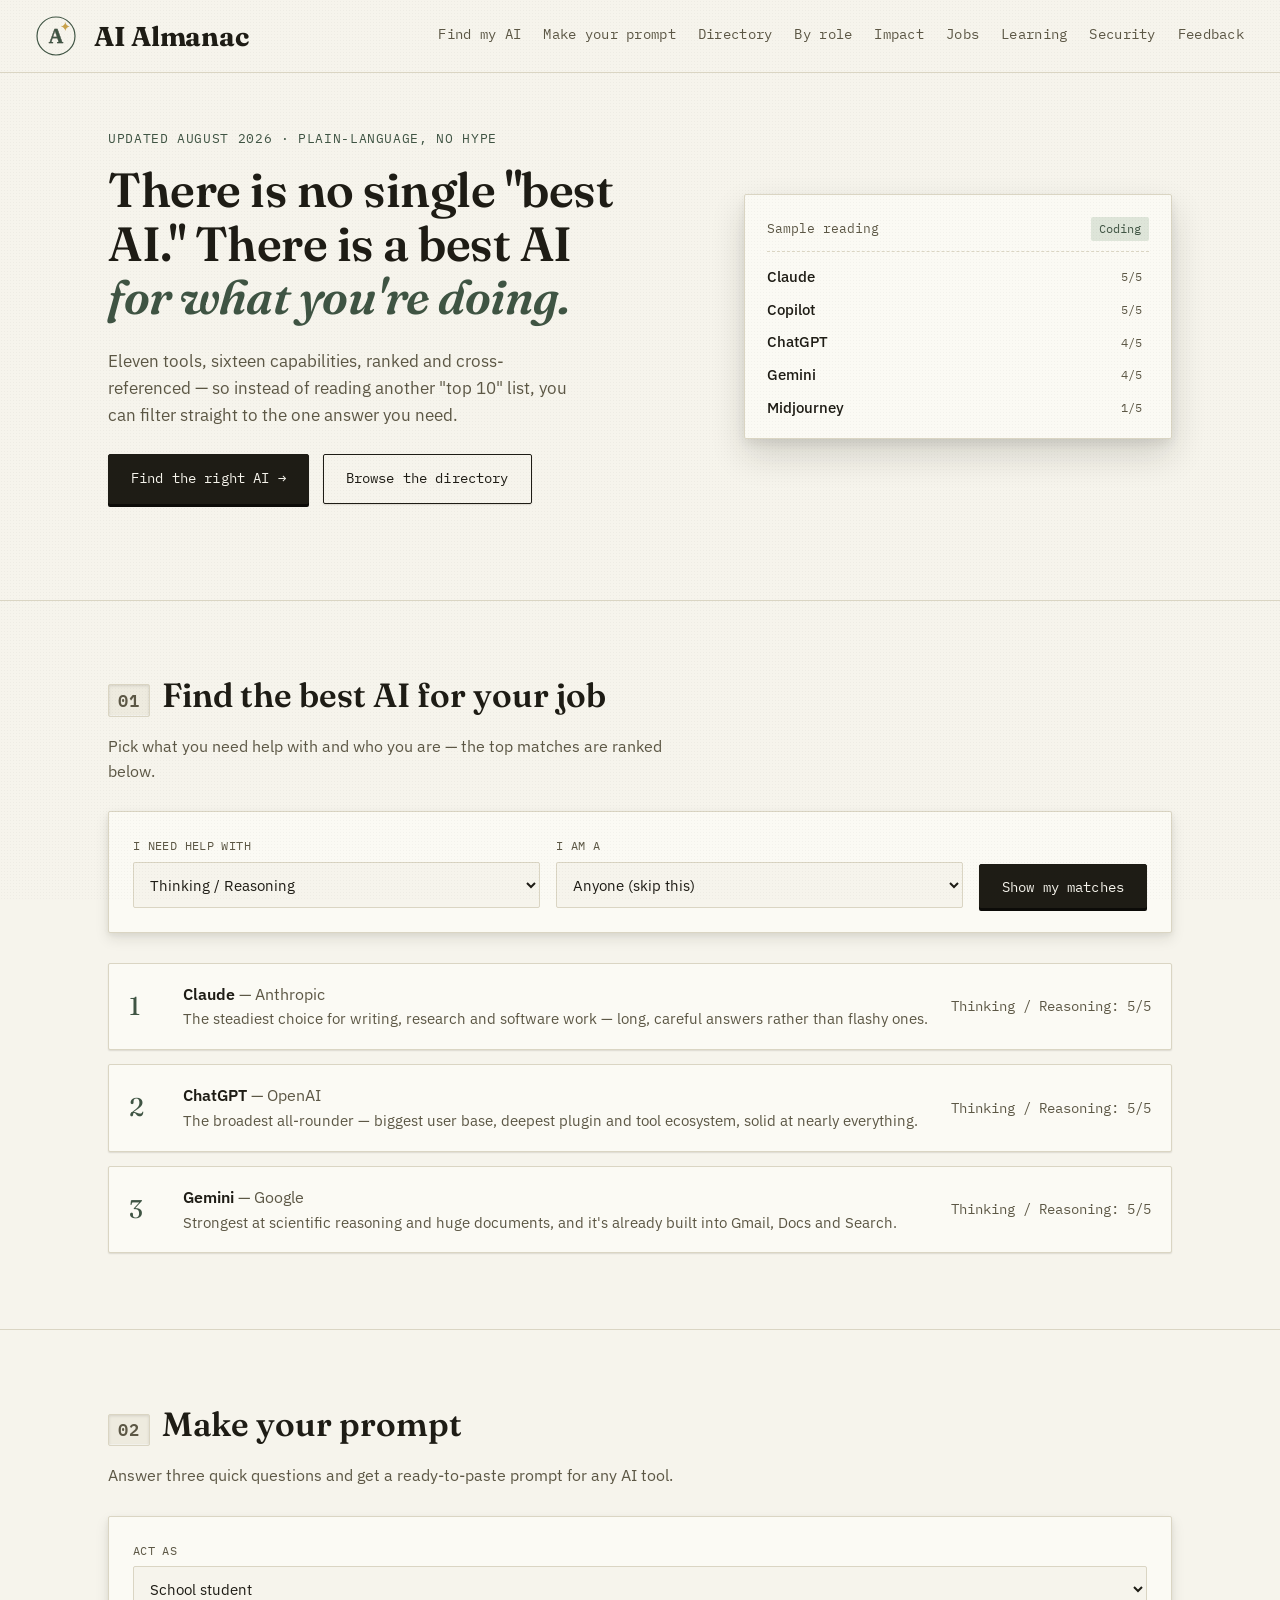
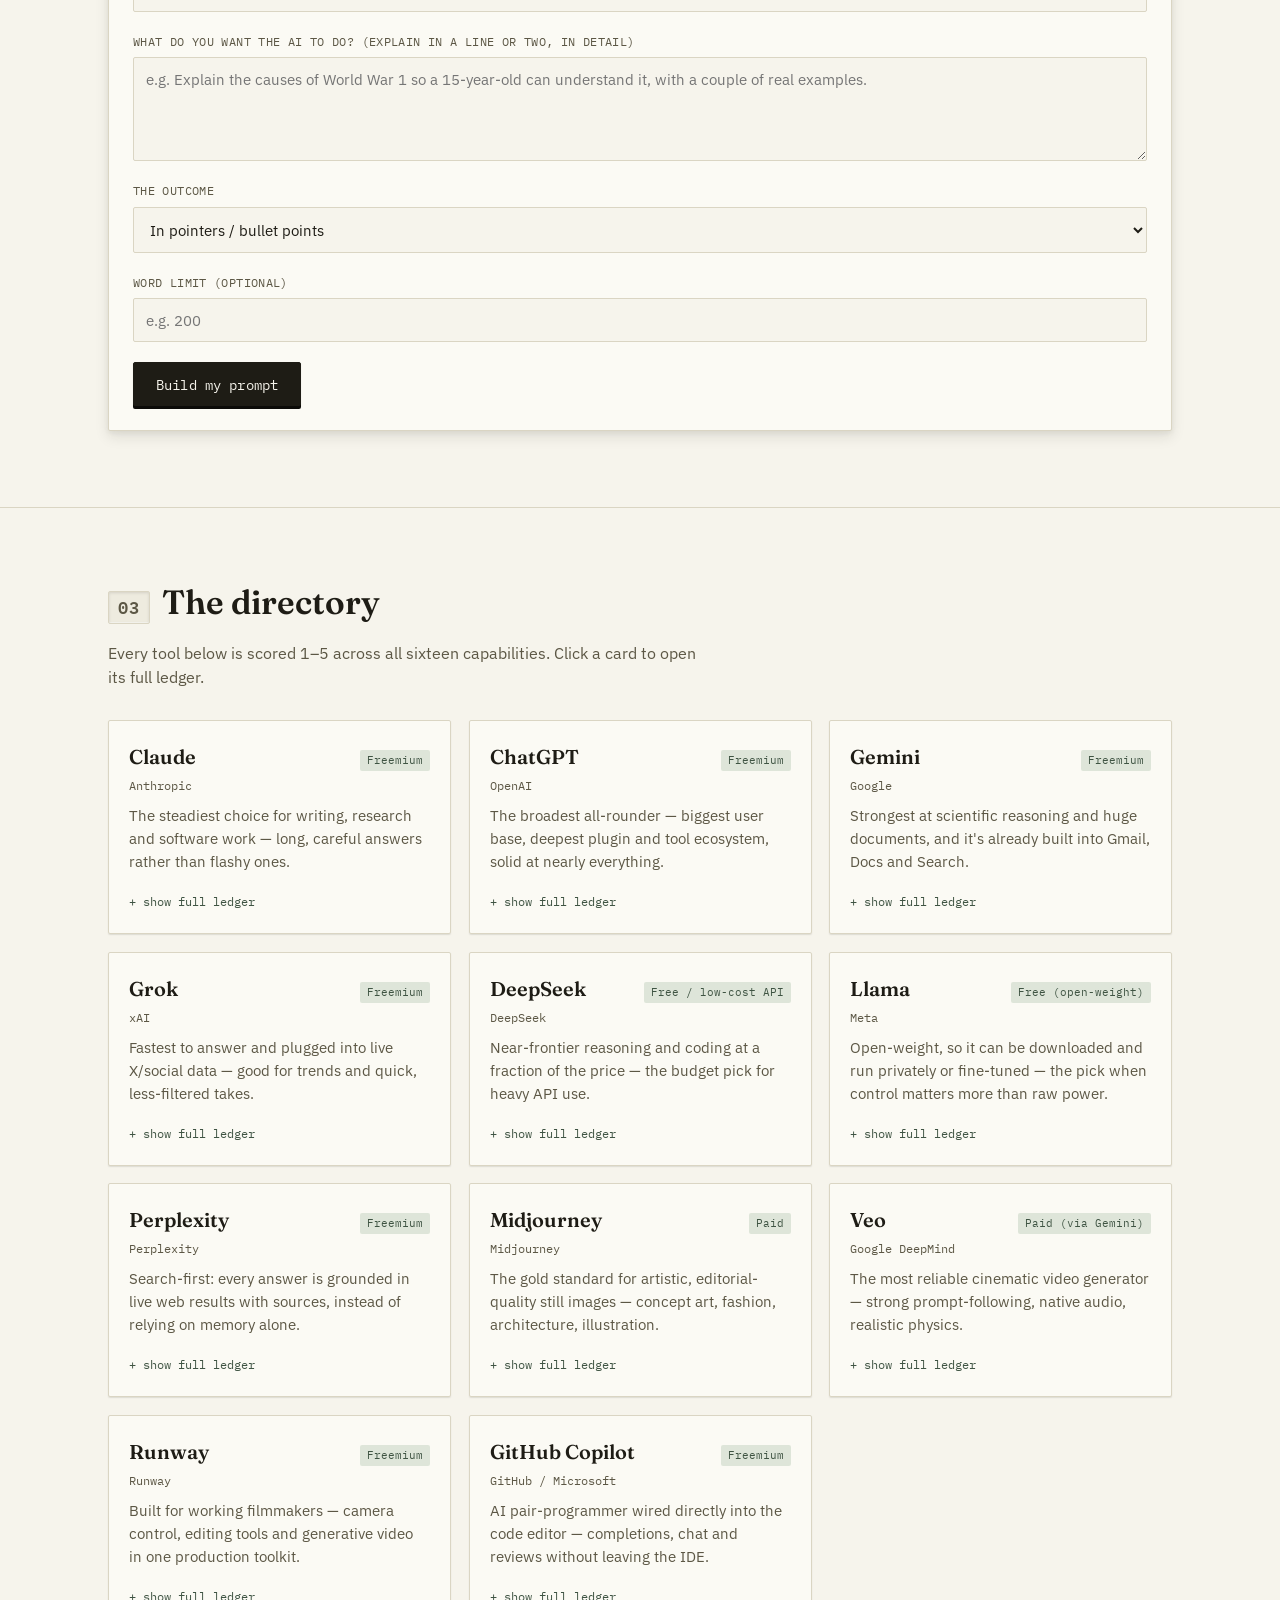
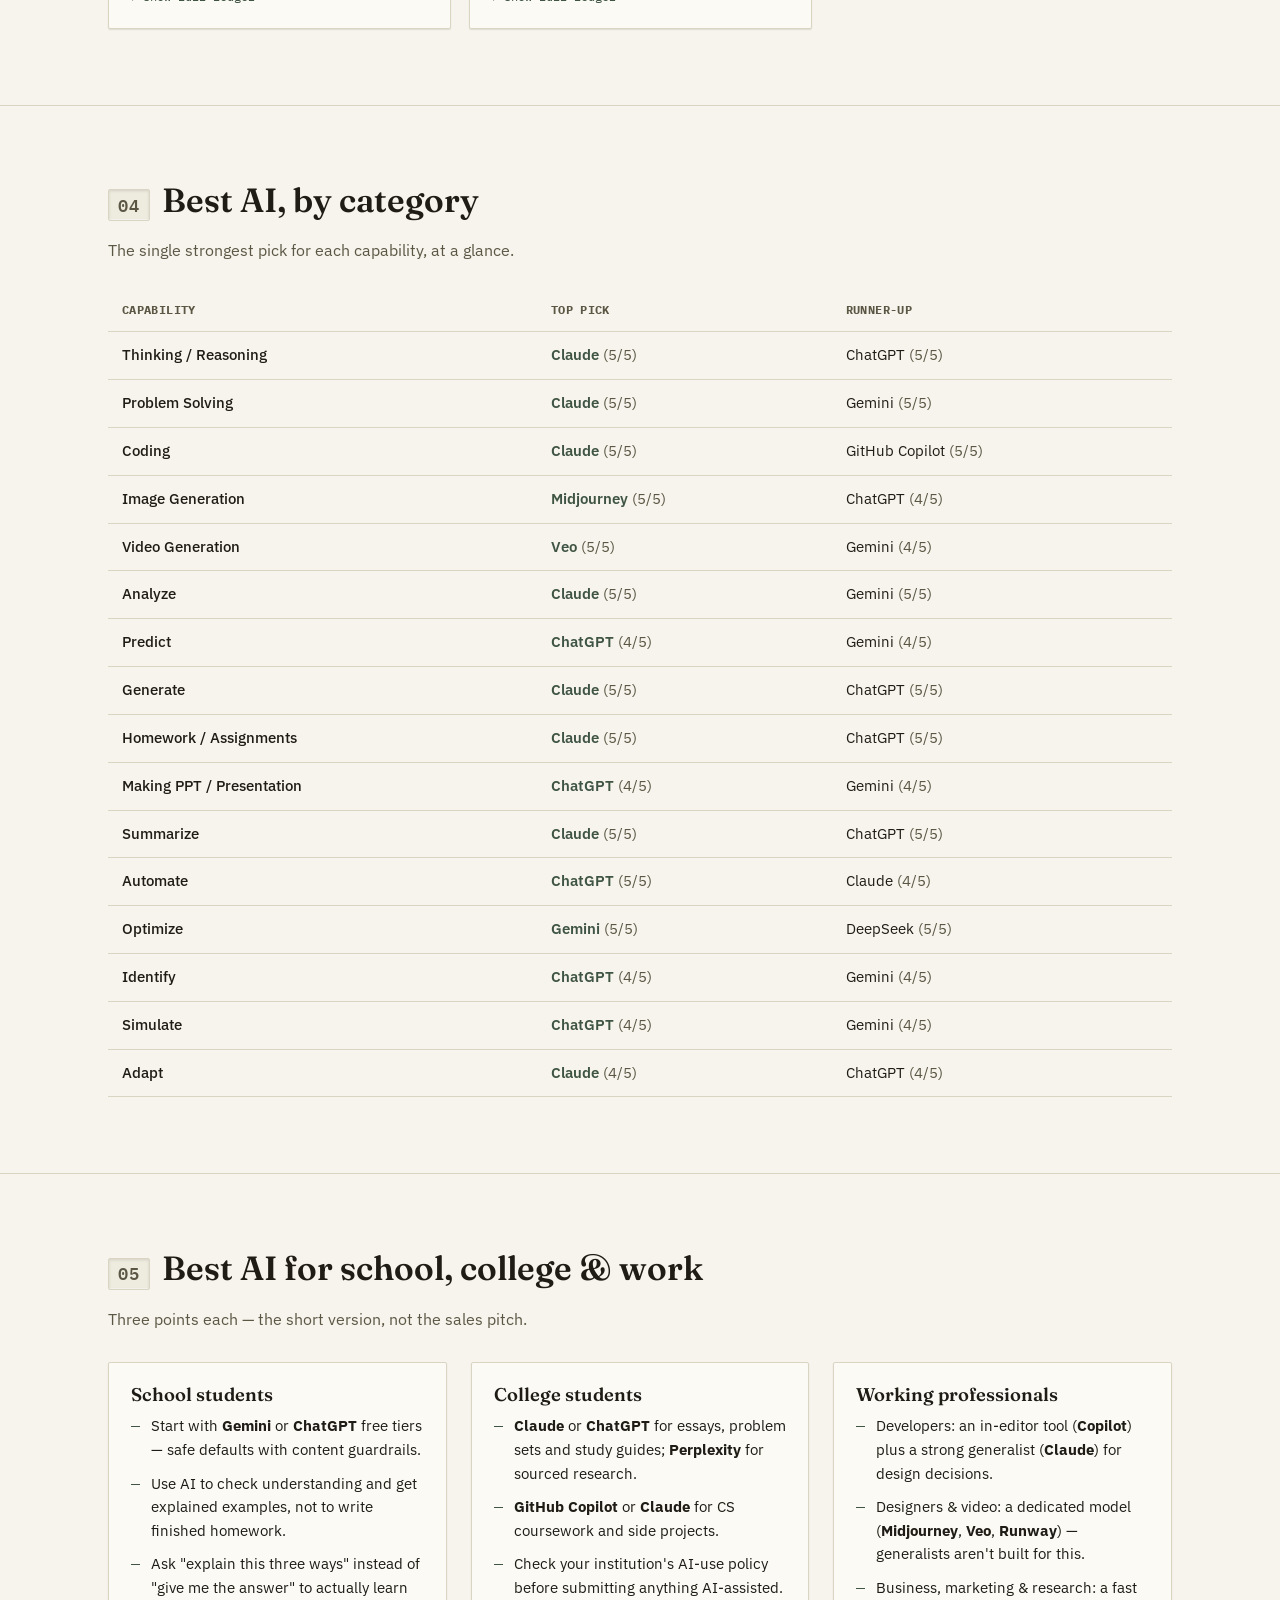
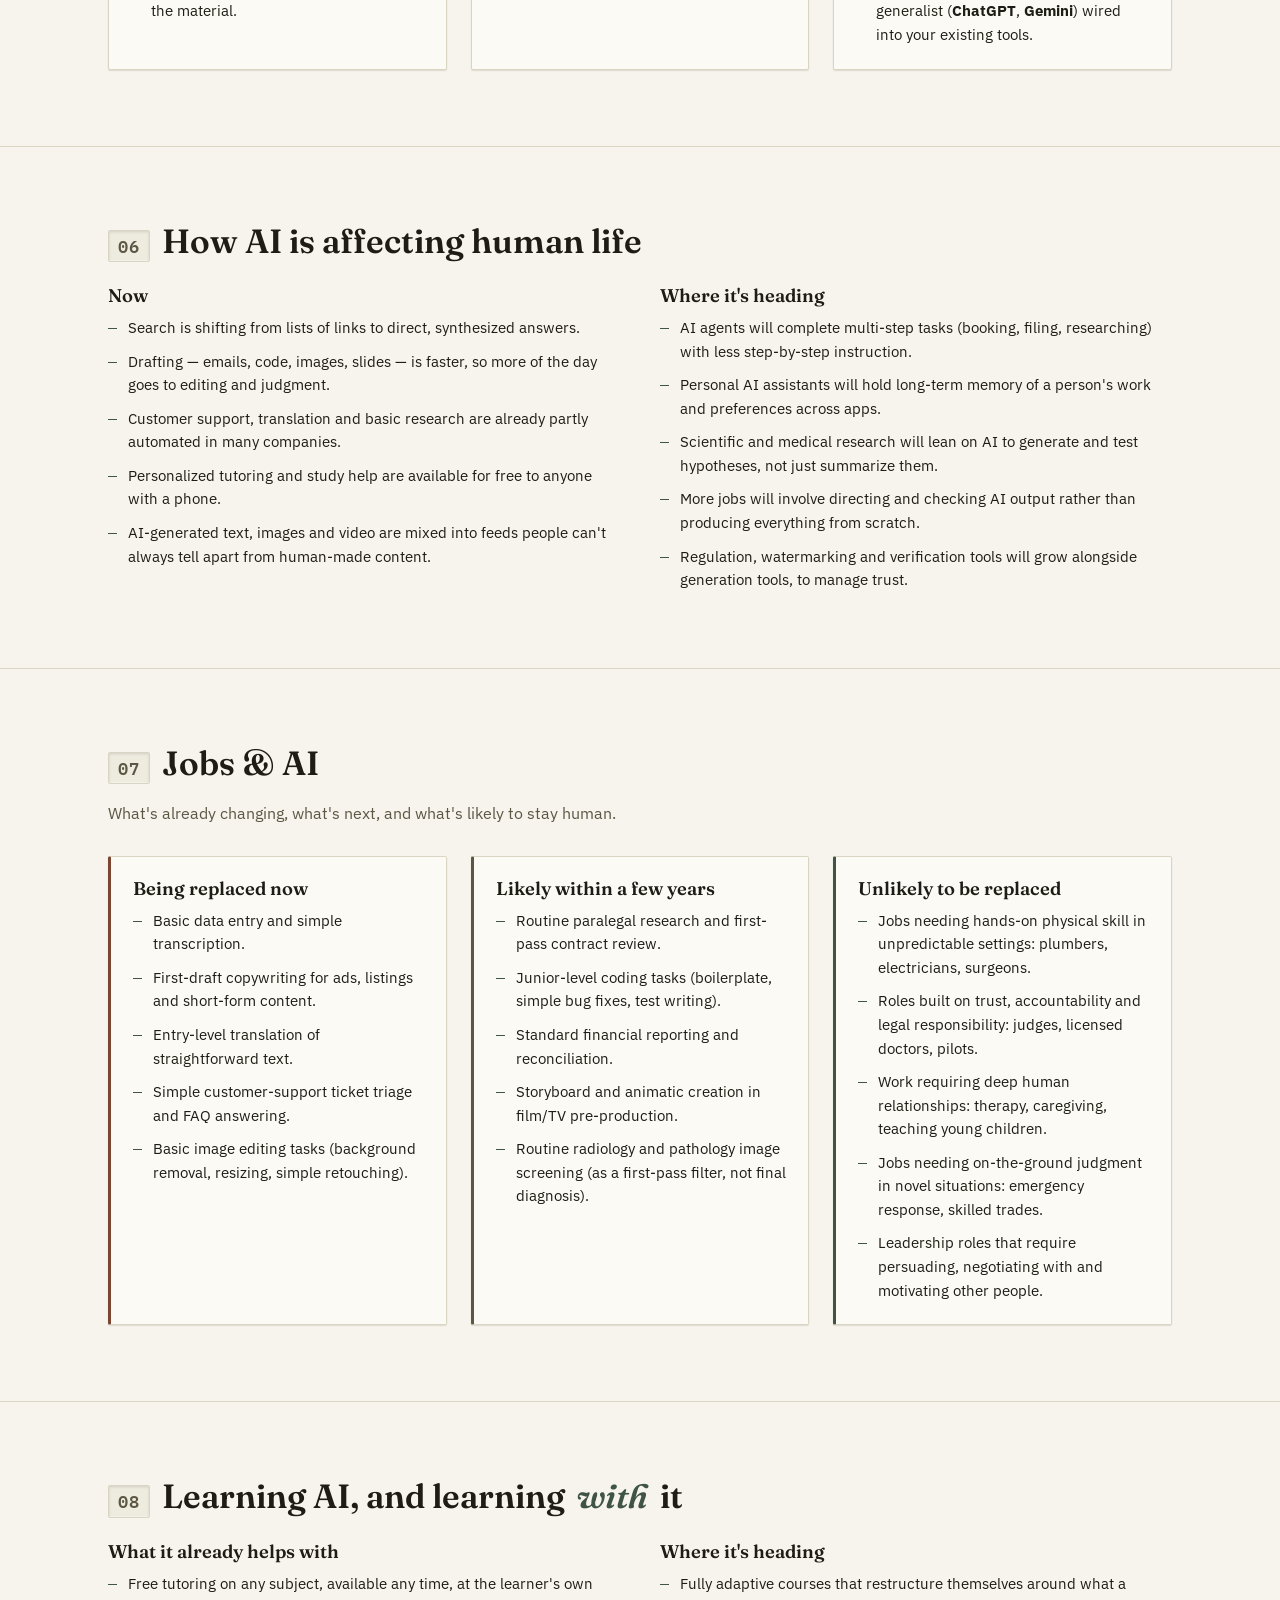
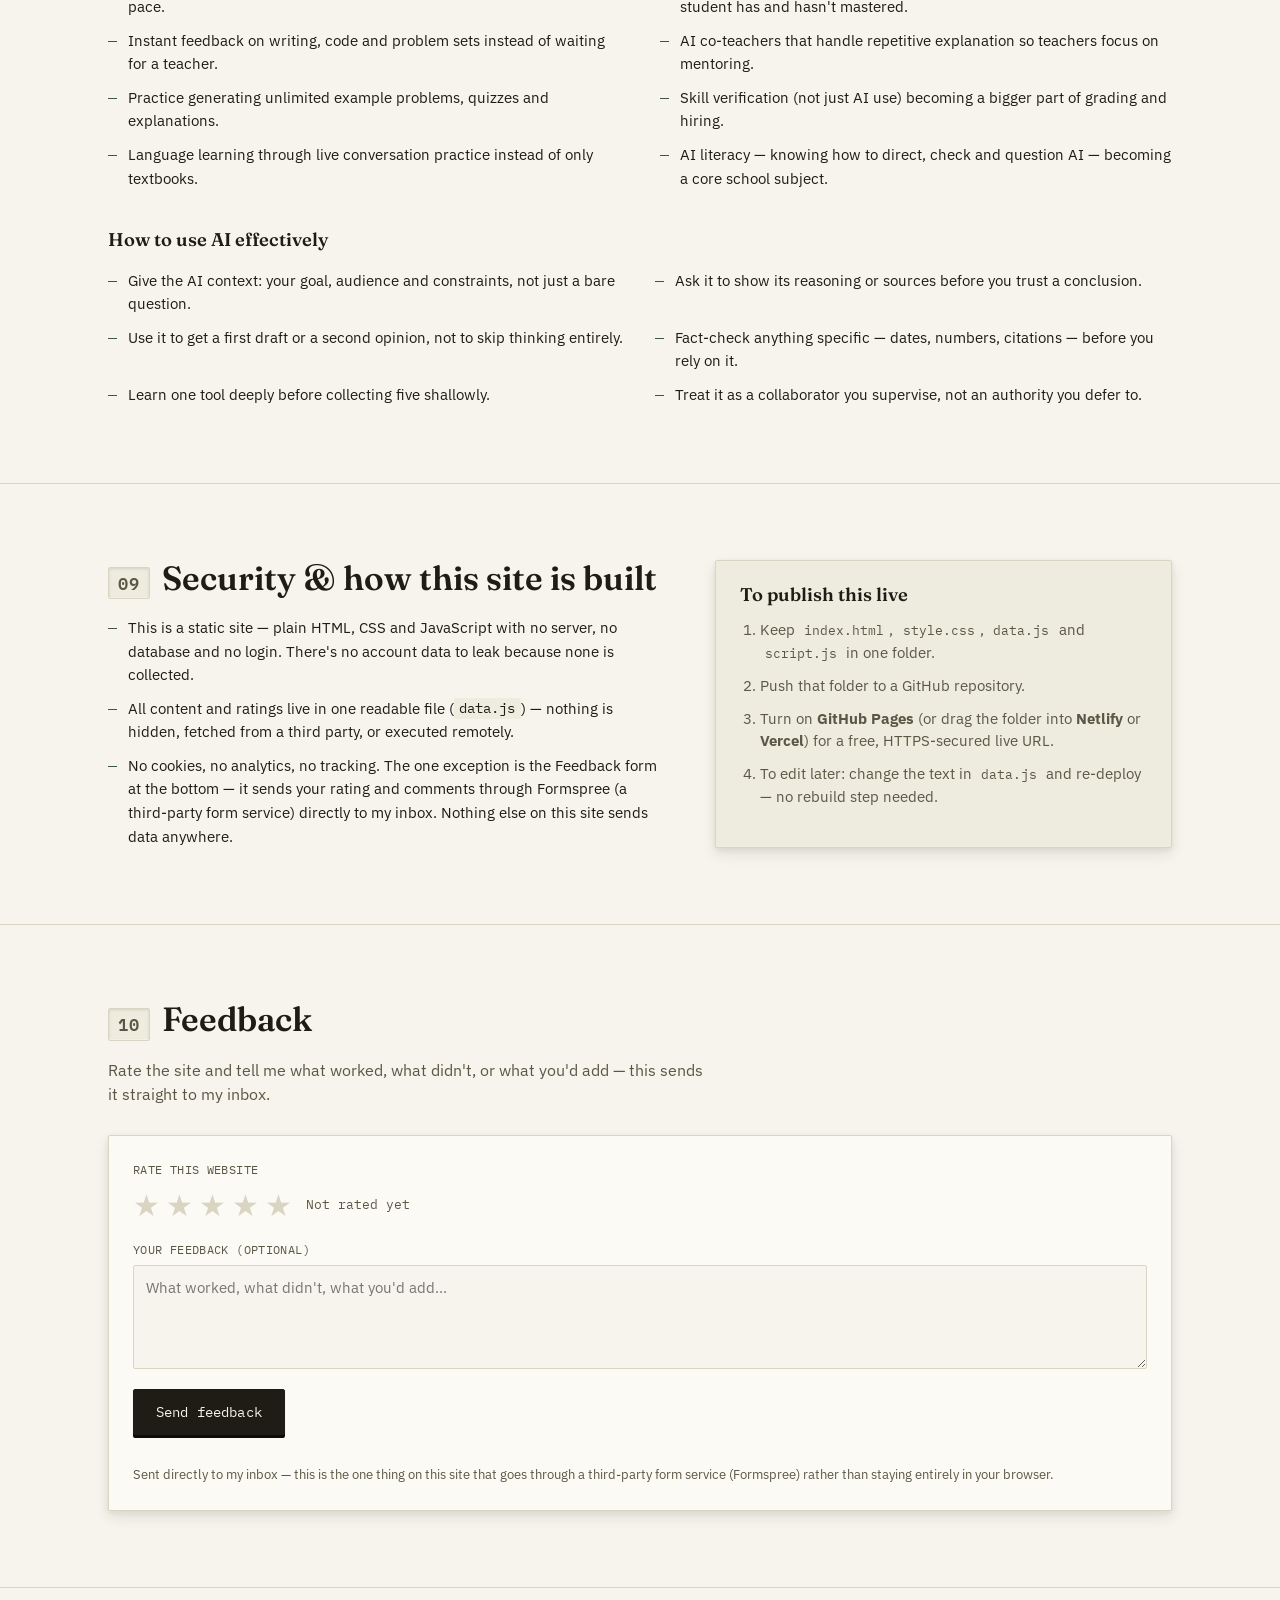
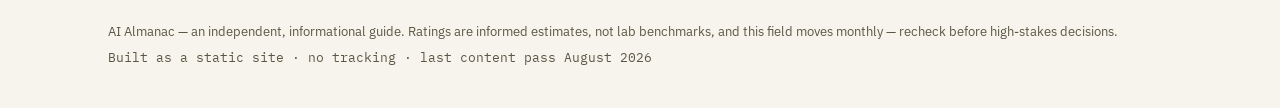
<file: index.html>
<!DOCTYPE html>
<html lang="en">
<head>
<meta name="google-site-verification" content="ddqF1ME_uADi5YuPWuWw57ytFDdkDSn2e3dmwsHImVU" />
<meta charset="UTF-8">
<meta name="viewport" content="width=device-width, initial-scale=1.0">
<meta name="color-scheme" content="light only">
<title>AI Almanac — Find, compare and understand today's AI</title>
<link rel="icon" type="image/svg+xml" href="logo-monogram-final.svg">
<meta name="description" content="A plain, practical guide to today's AI models: ranked by capability, matched to your job, and explained without hype.">
<link rel="preconnect" href="https://fonts.googleapis.com">
<link href="https://fonts.googleapis.com/css2?family=Fraunces:opsz,wght@9..144,400;9..144,500;9..144,600&family=IBM+Plex+Sans:wght@400;500;600&family=IBM+Plex+Mono:wght@400;500&display=swap" rel="stylesheet">
<link rel="stylesheet" href="style.css">
</head>
<body>

<div class="grain" aria-hidden="true"></div>

<header class="site-header">
  <div class="wrap header-row">
    <a href="#top" class="brand"><img src="logo-monogram-final.svg" alt="AI Almanac" style="height:40px;vertical-align:middle;margin-right:8px;"> AI Almanac</a>
    <nav class="site-nav" aria-label="Section navigation">
      <a href="#finder">Find my AI</a>
      <a href="#promptbuilder">Make your prompt</a>
      <a href="#directory">Directory</a>
      <a href="#audiences">By role</a>
      <a href="#impact">Impact</a>
      <a href="#jobs">Jobs</a>
      <a href="#learning">Learning</a>
      <a href="#security">Security</a>
      <a href="#feedback">Feedback</a>
    </nav>
  </div>
</header>

<main id="top">

  <!-- ============ HERO ============ -->
  <section class="hero">
    <div class="wrap hero-grid">
      <div class="hero-copy">
        <p class="eyebrow">Updated August 2026 · plain-language, no hype</p>
        <h1>There is no single "best AI." There is a best AI <em>for what you're doing.</em></h1>
        <p class="lede">Eleven tools, sixteen capabilities, ranked and cross-referenced — so instead of reading another "top 10" list, you can filter straight to the one answer you need.</p>
        <div class="hero-actions">
          <a href="#finder" class="btn btn-primary">Find the right AI →</a>
          <a href="#directory" class="btn btn-ghost">Browse the directory</a>
        </div>
      </div>
      <div class="hero-panel" aria-hidden="true">
        <div class="ledger-card">
          <div class="ledger-head">
            <span class="ledger-name">Sample reading</span>
            <span class="ledger-tag">Coding</span>
          </div>
          <div class="ledger-rows">
            <div class="ledger-row"><span>Claude</span><span class="meter" data-fill="5"></span></div>
            <div class="ledger-row"><span>Copilot</span><span class="meter" data-fill="5"></span></div>
            <div class="ledger-row"><span>ChatGPT</span><span class="meter" data-fill="4"></span></div>
            <div class="ledger-row"><span>Gemini</span><span class="meter" data-fill="4"></span></div>
            <div class="ledger-row"><span>Midjourney</span><span class="meter" data-fill="1"></span></div>
          </div>
        </div>
      </div>
    </div>
  </section>

  <!-- ============ FINDER TOOL ============ -->
  <section class="finder" id="finder">
    <div class="wrap">
      <h2><span class="num">01</span> Find the best AI for your job</h2>
      <p class="section-lede">Pick what you need help with and who you are — the top matches are ranked below.</p>

      <form class="finder-form" id="finderForm">
        <div class="field">
          <label for="capabilitySelect">I need help with</label>
          <select id="capabilitySelect"></select>
        </div>
        <div class="field">
          <label for="audienceSelect">I am a</label>
          <select id="audienceSelect"></select>
        </div>
        <button type="submit" class="btn btn-primary">Show my matches</button>
      </form>

      <div id="finderResults" class="finder-results" aria-live="polite"></div>
    </div>
  </section>

  <!-- ============ PROMPT BUILDER ============ -->
  <section class="promptbuilder" id="promptbuilder">
    <div class="wrap">
      <h2><span class="num">02</span> Make your prompt</h2>
      <p class="section-lede">Answer three quick questions and get a ready-to-paste prompt for any AI tool.</p>

      <form class="finder-form promptbuilder-form" id="promptForm">
        <div class="field">
          <label for="promptRole">Act as</label>
          <select id="promptRole"></select>
          <input type="text" id="promptRoleOther" placeholder="Type your own role..." style="display:none; margin-top:8px;">
        </div>

        <div class="field field-wide">
          <label for="promptTask">What do you want the AI to do? (explain in a line or two, in detail)</label>
          <textarea id="promptTask" rows="4" placeholder="e.g. Explain the causes of World War 1 so a 15-year-old can understand it, with a couple of real examples."></textarea>
        </div>

        <div class="field">
          <label for="promptOutcome">The outcome</label>
          <select id="promptOutcome"></select>
          <input type="text" id="promptOutcomeOther" placeholder="Describe how you want it presented..." style="display:none; margin-top:8px;">
        </div>

        <div class="field">
          <label for="promptWordLimit">Word limit (optional)</label>
          <input type="number" id="promptWordLimit" min="10" placeholder="e.g. 200">
        </div>

        <button type="submit" class="btn btn-primary">Build my prompt</button>
      </form>

      <div class="prompt-output" id="promptOutput" style="display:none;">
        <div class="prompt-output-head">
          <span>Your prompt — copy this into any AI tool</span>
          <button type="button" id="copyPromptBtn" class="tool-toggle copy-btn">Copy</button>
        </div>
        <pre id="promptText"></pre>
      </div>
    </div>
  </section>

  <!-- ============ DIRECTORY ============ -->
  <section class="directory" id="directory">
    <div class="wrap">
      <h2><span class="num">03</span> The directory</h2>
      <p class="section-lede">Every tool below is scored 1–5 across all sixteen capabilities. Click a card to open its full ledger.</p>
      <div class="tool-grid" id="toolGrid"></div>
    </div>
  </section>

  <!-- ============ BEST BY CATEGORY TABLE ============ -->
  <section class="matrix" id="matrix">
    <div class="wrap">
      <h2><span class="num">04</span> Best AI, by category</h2>
      <p class="section-lede">The single strongest pick for each capability, at a glance.</p>
      <div class="matrix-table-wrap">
        <table class="matrix-table" id="matrixTable">
          <thead><tr><th>Capability</th><th>Top pick</th><th>Runner-up</th></tr></thead>
          <tbody></tbody>
        </table>
      </div>
    </div>
  </section>

  <!-- ============ AUDIENCES ============ -->
  <section class="audiences" id="audiences">
    <div class="wrap">
      <h2><span class="num">05</span> Best AI for school, college & work</h2>
      <p class="section-lede">Three points each — the short version, not the sales pitch.</p>

      <div class="audience-columns">
        <div class="audience-col">
          <h3>School students</h3>
          <ul class="tick-list">
            <li>Start with <strong>Gemini</strong> or <strong>ChatGPT</strong> free tiers — safe defaults with content guardrails.</li>
            <li>Use AI to check understanding and get explained examples, not to write finished homework.</li>
            <li>Ask "explain this three ways" instead of "give me the answer" to actually learn the material.</li>
          </ul>
        </div>
        <div class="audience-col">
          <h3>College students</h3>
          <ul class="tick-list">
            <li><strong>Claude</strong> or <strong>ChatGPT</strong> for essays, problem sets and study guides; <strong>Perplexity</strong> for sourced research.</li>
            <li><strong>GitHub Copilot</strong> or <strong>Claude</strong> for CS coursework and side projects.</li>
            <li>Check your institution's AI-use policy before submitting anything AI-assisted.</li>
          </ul>
        </div>
        <div class="audience-col">
          <h3>Working professionals</h3>
          <ul class="tick-list">
            <li>Developers: an in-editor tool (<strong>Copilot</strong>) plus a strong generalist (<strong>Claude</strong>) for design decisions.</li>
            <li>Designers & video: a dedicated model (<strong>Midjourney</strong>, <strong>Veo</strong>, <strong>Runway</strong>) — generalists aren't built for this.</li>
            <li>Business, marketing & research: a fast generalist (<strong>ChatGPT</strong>, <strong>Gemini</strong>) wired into your existing tools.</li>
          </ul>
        </div>
      </div>
    </div>
  </section>

  <!-- ============ IMPACT ============ -->
  <section class="impact" id="impact">
    <div class="wrap">
      <h2><span class="num">06</span> How AI is affecting human life</h2>
      <div class="two-col">
        <div>
          <h3>Now</h3>
          <ul class="tick-list" id="impactNow"></ul>
        </div>
        <div>
          <h3>Where it's heading</h3>
          <ul class="tick-list" id="impactFuture"></ul>
        </div>
      </div>
    </div>
  </section>

  <!-- ============ JOBS ============ -->
  <section class="jobs" id="jobs">
    <div class="wrap">
      <h2><span class="num">07</span> Jobs & AI</h2>
      <p class="section-lede">What's already changing, what's next, and what's likely to stay human.</p>
      <div class="jobs-columns">
        <div class="jobs-col jobs-now">
          <h3>Being replaced now</h3>
          <ul class="tick-list" id="jobsNow"></ul>
        </div>
        <div class="jobs-col jobs-future">
          <h3>Likely within a few years</h3>
          <ul class="tick-list" id="jobsFuture"></ul>
        </div>
        <div class="jobs-col jobs-safe">
          <h3>Unlikely to be replaced</h3>
          <ul class="tick-list" id="jobsSafe"></ul>
        </div>
      </div>
    </div>
  </section>

  <!-- ============ LEARNING ============ -->
  <section class="learning" id="learning">
    <div class="wrap">
      <h2><span class="num">08</span> Learning AI, and learning <em>with</em> it</h2>
      <div class="two-col">
        <div>
          <h3>What it already helps with</h3>
          <ul class="tick-list" id="learningNow"></ul>
        </div>
        <div>
          <h3>Where it's heading</h3>
          <ul class="tick-list" id="learningFuture"></ul>
        </div>
      </div>
      <h3 class="use-well-heading">How to use AI effectively</h3>
      <ul class="tick-list use-well" id="useWell"></ul>
    </div>
  </section>

  <!-- ============ SECURITY ============ -->
  <section class="security" id="security">
    <div class="wrap security-grid">
      <div>
        <h2><span class="num">09</span> Security & how this site is built</h2>
        <ul class="tick-list">
          <li>This is a static site — plain HTML, CSS and JavaScript with no server, no database and no login. There's no account data to leak because none is collected.</li>
          <li>All content and ratings live in one readable file (<code>data.js</code>) — nothing is hidden, fetched from a third party, or executed remotely.</li>
          <li>No cookies, no analytics, no tracking. The one exception is the Feedback form at the bottom — it sends your rating and comments through Formspree (a third-party form service) directly to my inbox. Nothing else on this site sends data anywhere.</li>
        </ul>
      </div>
      <div class="deploy-card">
        <h3>To publish this live</h3>
        <ol>
          <li>Keep <code>index.html</code>, <code>style.css</code>, <code>data.js</code> and <code>script.js</code> in one folder.</li>
          <li>Push that folder to a GitHub repository.</li>
          <li>Turn on <strong>GitHub Pages</strong> (or drag the folder into <strong>Netlify</strong> or <strong>Vercel</strong>) for a free, HTTPS-secured live URL.</li>
          <li>To edit later: change the text in <code>data.js</code> and re-deploy — no rebuild step needed.</li>
        </ol>
      </div>
    </div>
  </section>

  <!-- ============ FEEDBACK ============ -->
  <section class="feedback" id="feedback">
    <div class="wrap">
      <h2><span class="num">10</span> Feedback</h2>
      <p class="section-lede">Rate the site and tell me what worked, what didn't, or what you'd add — this sends it straight to my inbox.</p>

      <form class="promptbuilder-form" id="feedbackForm">
        <div class="field">
          <label>Rate this website</label>
          <div class="stars" id="feedbackStars" role="radiogroup" aria-label="Rate this website out of 5">
            <button type="button" class="star" data-value="1" aria-label="1 star">★</button>
            <button type="button" class="star" data-value="2" aria-label="2 stars">★</button>
            <button type="button" class="star" data-value="3" aria-label="3 stars">★</button>
            <button type="button" class="star" data-value="4" aria-label="4 stars">★</button>
            <button type="button" class="star" data-value="5" aria-label="5 stars">★</button>
            <span class="star-readout" id="starReadout">Not rated yet</span>
          </div>
        </div>

        <div class="field">
          <label for="feedbackComment">Your feedback (optional)</label>
          <textarea id="feedbackComment" rows="4" placeholder="What worked, what didn't, what you'd add..."></textarea>
        </div>

        <button type="submit" class="btn btn-primary" id="feedbackSubmitBtn">Send feedback</button>
        <p class="feedback-note" id="feedbackStatusNote">Sent directly to my inbox — this is the one thing on this site that goes through a third-party form service (Formspree) rather than staying entirely in your browser.</p>
      </form>
    </div>
  </section>

</main>

<footer class="site-footer">
  <div class="wrap footer-row">
    <p>AI Almanac — an independent, informational guide. Ratings are informed estimates, not lab benchmarks, and this field moves monthly — recheck before high-stakes decisions.</p>
    <p class="footer-meta">Built as a static site · no tracking · last content pass August 2026</p>
  </div>
</footer>

<script src="data.js"></script>
<script src="script.js"></script>
</body>
</html>
</file>
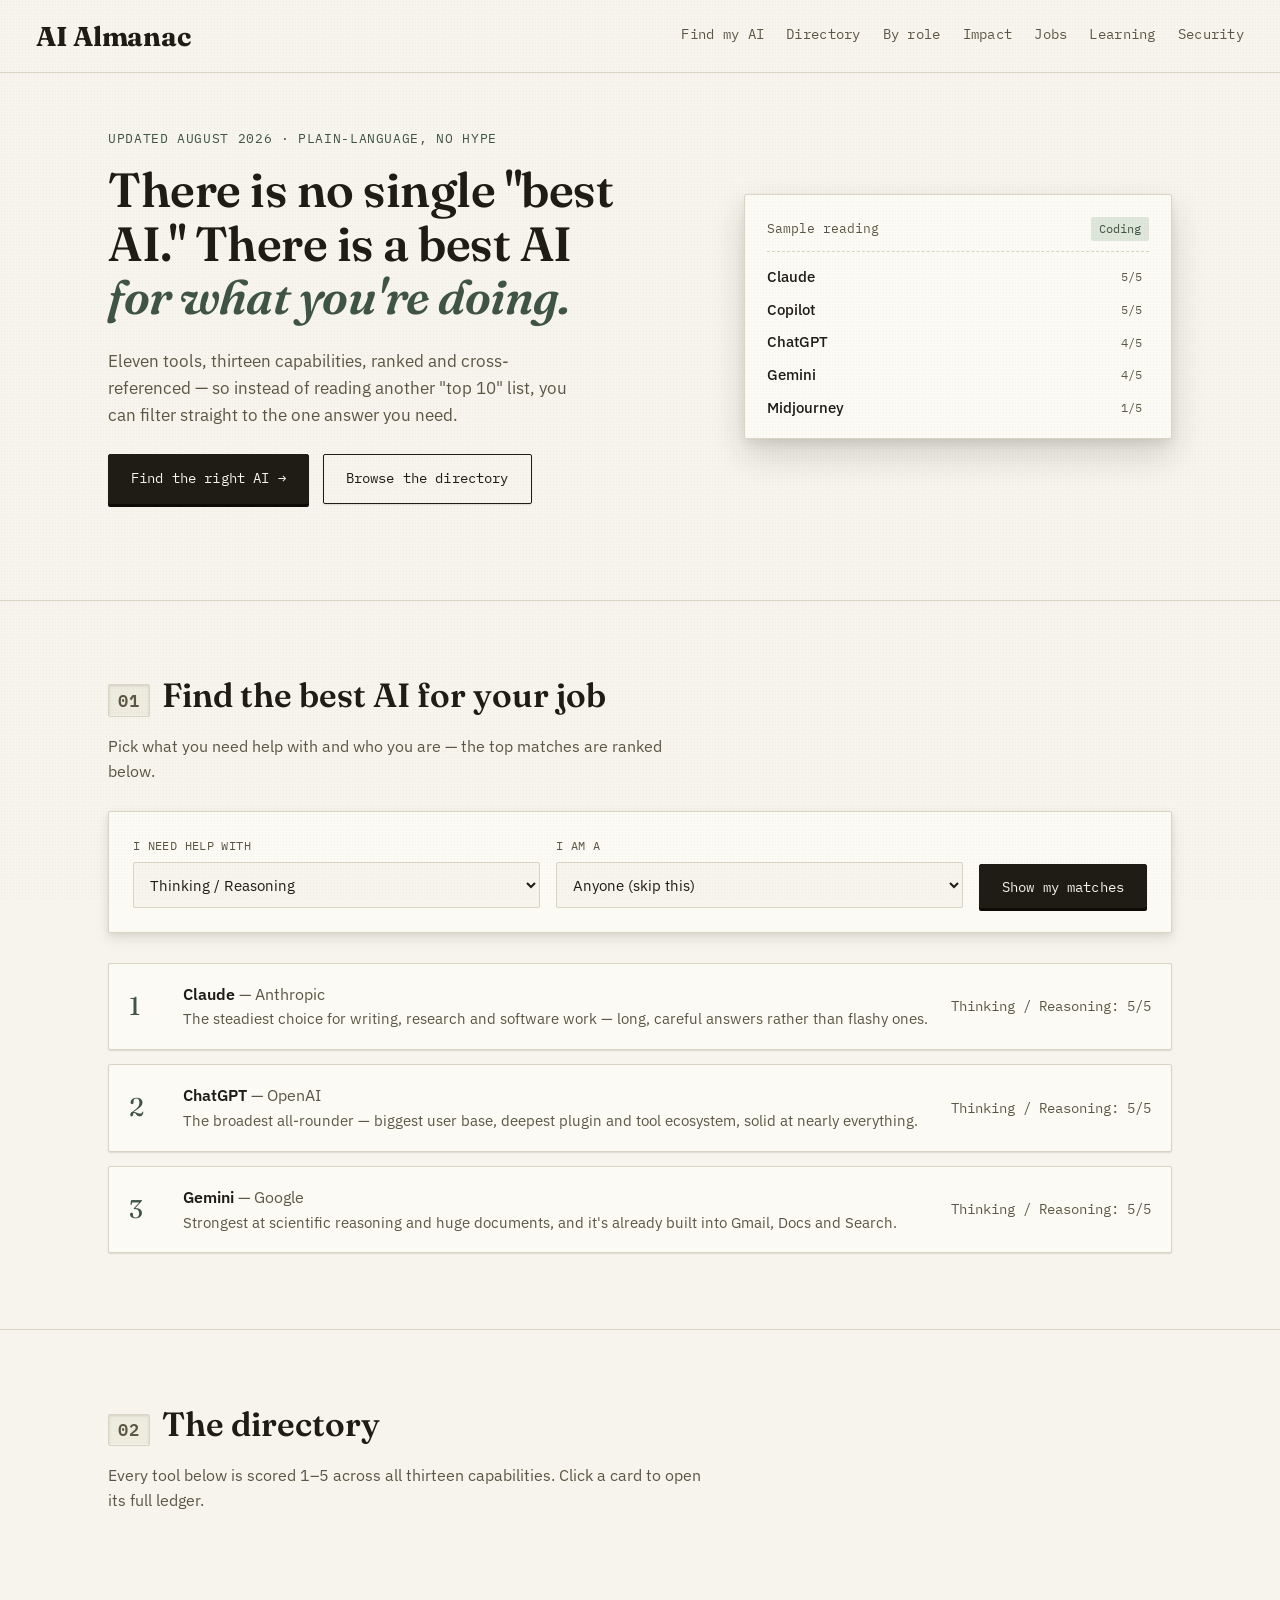
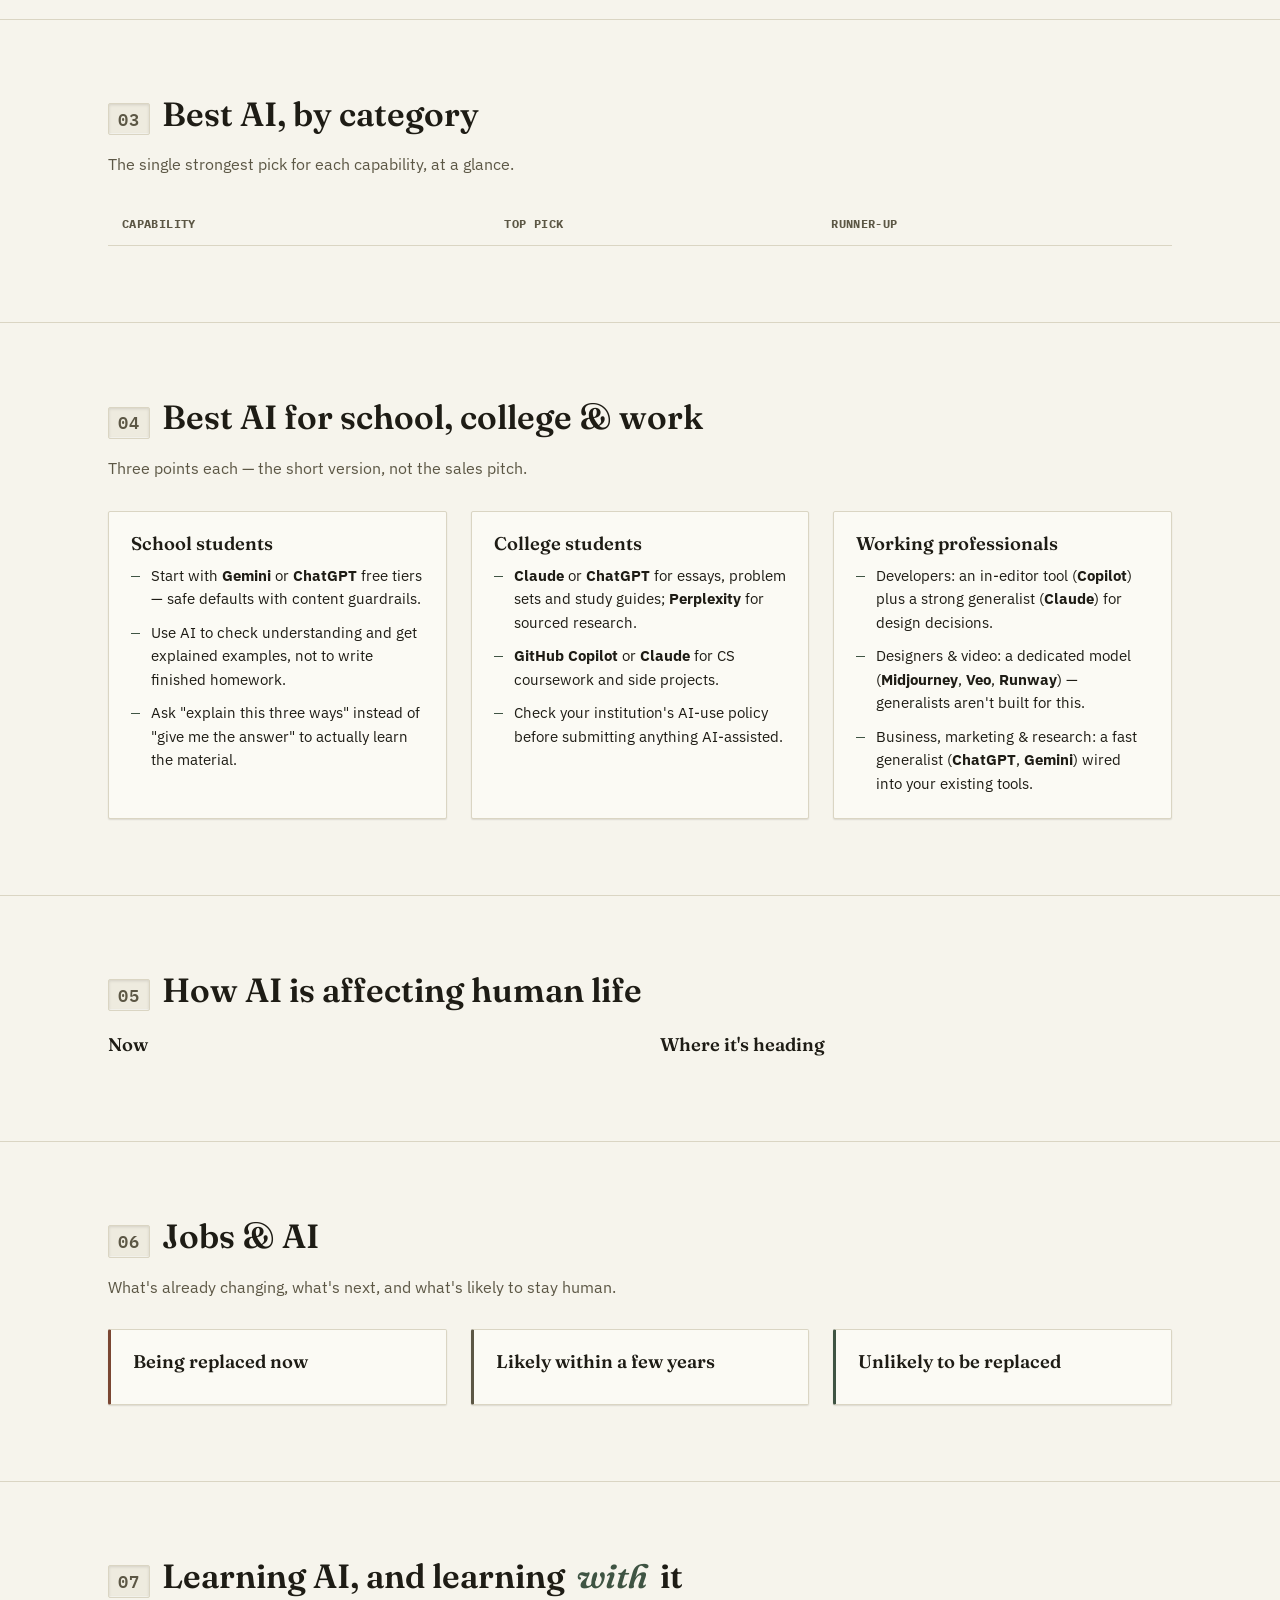
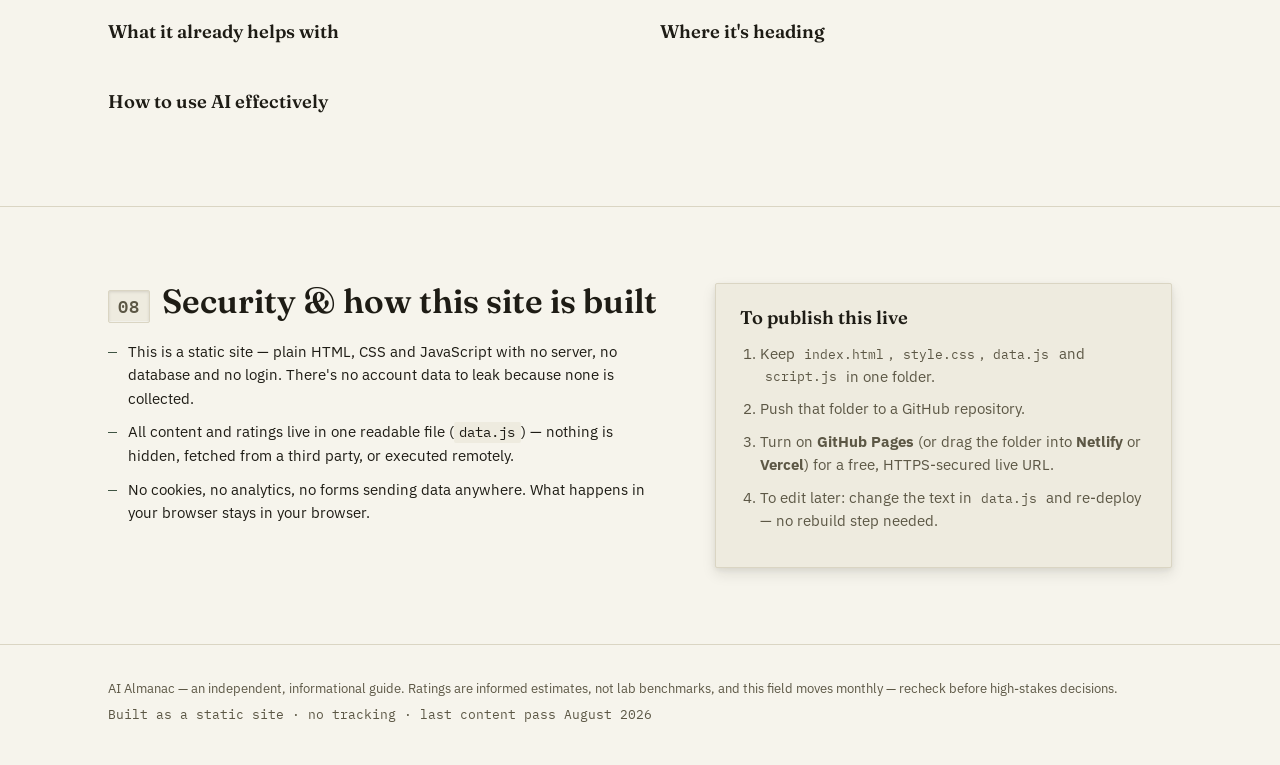
<file: index[1].html>
<!DOCTYPE html>
<html lang="en">
<head>
<meta charset="UTF-8">
<meta name="viewport" content="width=device-width, initial-scale=1.0">
<title>AI Almanac — Find, compare and understand today's AI</title>
<meta name="description" content="A plain, practical guide to today's AI models: ranked by capability, matched to your job, and explained without hype.">
<link rel="preconnect" href="https://fonts.googleapis.com">
<link href="https://fonts.googleapis.com/css2?family=Fraunces:opsz,wght@9..144,400;9..144,500;9..144,600&family=IBM+Plex+Sans:wght@400;500;600&family=IBM+Plex+Mono:wght@400;500&display=swap" rel="stylesheet">
<link rel="stylesheet" href="style.css">
</head>
<body>

<div class="grain" aria-hidden="true"></div>

<header class="site-header">
  <div class="wrap header-row">
    <a href="#top" class="brand">AI Almanac</a>
    <nav class="site-nav" aria-label="Section navigation">
      <a href="#finder">Find my AI</a>
      <a href="#directory">Directory</a>
      <a href="#audiences">By role</a>
      <a href="#impact">Impact</a>
      <a href="#jobs">Jobs</a>
      <a href="#learning">Learning</a>
      <a href="#security">Security</a>
    </nav>
  </div>
</header>

<main id="top">

  <!-- ============ HERO ============ -->
  <section class="hero">
    <div class="wrap hero-grid">
      <div class="hero-copy">
        <p class="eyebrow">Updated August 2026 · plain-language, no hype</p>
        <h1>There is no single "best AI." There is a best AI <em>for what you're doing.</em></h1>
        <p class="lede">Eleven tools, thirteen capabilities, ranked and cross-referenced — so instead of reading another "top 10" list, you can filter straight to the one answer you need.</p>
        <div class="hero-actions">
          <a href="#finder" class="btn btn-primary">Find the right AI →</a>
          <a href="#directory" class="btn btn-ghost">Browse the directory</a>
        </div>
      </div>
      <div class="hero-panel" aria-hidden="true">
        <div class="ledger-card">
          <div class="ledger-head">
            <span class="ledger-name">Sample reading</span>
            <span class="ledger-tag">Coding</span>
          </div>
          <div class="ledger-rows">
            <div class="ledger-row"><span>Claude</span><span class="meter" data-fill="5"></span></div>
            <div class="ledger-row"><span>Copilot</span><span class="meter" data-fill="5"></span></div>
            <div class="ledger-row"><span>ChatGPT</span><span class="meter" data-fill="4"></span></div>
            <div class="ledger-row"><span>Gemini</span><span class="meter" data-fill="4"></span></div>
            <div class="ledger-row"><span>Midjourney</span><span class="meter" data-fill="1"></span></div>
          </div>
        </div>
      </div>
    </div>
  </section>

  <!-- ============ FINDER TOOL ============ -->
  <section class="finder" id="finder">
    <div class="wrap">
      <h2><span class="num">01</span> Find the best AI for your job</h2>
      <p class="section-lede">Pick what you need help with and who you are — the top matches are ranked below.</p>

      <form class="finder-form" id="finderForm">
        <div class="field">
          <label for="capabilitySelect">I need help with</label>
          <select id="capabilitySelect"></select>
        </div>
        <div class="field">
          <label for="audienceSelect">I am a</label>
          <select id="audienceSelect"></select>
        </div>
        <button type="submit" class="btn btn-primary">Show my matches</button>
      </form>

      <div id="finderResults" class="finder-results" aria-live="polite"></div>
    </div>
  </section>

  <!-- ============ DIRECTORY ============ -->
  <section class="directory" id="directory">
    <div class="wrap">
      <h2><span class="num">02</span> The directory</h2>
      <p class="section-lede">Every tool below is scored 1–5 across all thirteen capabilities. Click a card to open its full ledger.</p>
      <div class="tool-grid" id="toolGrid"></div>
    </div>
  </section>

  <!-- ============ BEST BY CATEGORY TABLE ============ -->
  <section class="matrix" id="matrix">
    <div class="wrap">
      <h2><span class="num">03</span> Best AI, by category</h2>
      <p class="section-lede">The single strongest pick for each capability, at a glance.</p>
      <div class="matrix-table-wrap">
        <table class="matrix-table" id="matrixTable">
          <thead><tr><th>Capability</th><th>Top pick</th><th>Runner-up</th></tr></thead>
          <tbody></tbody>
        </table>
      </div>
    </div>
  </section>

  <!-- ============ AUDIENCES ============ -->
  <section class="audiences" id="audiences">
    <div class="wrap">
      <h2><span class="num">04</span> Best AI for school, college & work</h2>
      <p class="section-lede">Three points each — the short version, not the sales pitch.</p>

      <div class="audience-columns">
        <div class="audience-col">
          <h3>School students</h3>
          <ul class="tick-list">
            <li>Start with <strong>Gemini</strong> or <strong>ChatGPT</strong> free tiers — safe defaults with content guardrails.</li>
            <li>Use AI to check understanding and get explained examples, not to write finished homework.</li>
            <li>Ask "explain this three ways" instead of "give me the answer" to actually learn the material.</li>
          </ul>
        </div>
        <div class="audience-col">
          <h3>College students</h3>
          <ul class="tick-list">
            <li><strong>Claude</strong> or <strong>ChatGPT</strong> for essays, problem sets and study guides; <strong>Perplexity</strong> for sourced research.</li>
            <li><strong>GitHub Copilot</strong> or <strong>Claude</strong> for CS coursework and side projects.</li>
            <li>Check your institution's AI-use policy before submitting anything AI-assisted.</li>
          </ul>
        </div>
        <div class="audience-col">
          <h3>Working professionals</h3>
          <ul class="tick-list">
            <li>Developers: an in-editor tool (<strong>Copilot</strong>) plus a strong generalist (<strong>Claude</strong>) for design decisions.</li>
            <li>Designers & video: a dedicated model (<strong>Midjourney</strong>, <strong>Veo</strong>, <strong>Runway</strong>) — generalists aren't built for this.</li>
            <li>Business, marketing & research: a fast generalist (<strong>ChatGPT</strong>, <strong>Gemini</strong>) wired into your existing tools.</li>
          </ul>
        </div>
      </div>
    </div>
  </section>

  <!-- ============ IMPACT ============ -->
  <section class="impact" id="impact">
    <div class="wrap">
      <h2><span class="num">05</span> How AI is affecting human life</h2>
      <div class="two-col">
        <div>
          <h3>Now</h3>
          <ul class="tick-list" id="impactNow"></ul>
        </div>
        <div>
          <h3>Where it's heading</h3>
          <ul class="tick-list" id="impactFuture"></ul>
        </div>
      </div>
    </div>
  </section>

  <!-- ============ JOBS ============ -->
  <section class="jobs" id="jobs">
    <div class="wrap">
      <h2><span class="num">06</span> Jobs & AI</h2>
      <p class="section-lede">What's already changing, what's next, and what's likely to stay human.</p>
      <div class="jobs-columns">
        <div class="jobs-col jobs-now">
          <h3>Being replaced now</h3>
          <ul class="tick-list" id="jobsNow"></ul>
        </div>
        <div class="jobs-col jobs-future">
          <h3>Likely within a few years</h3>
          <ul class="tick-list" id="jobsFuture"></ul>
        </div>
        <div class="jobs-col jobs-safe">
          <h3>Unlikely to be replaced</h3>
          <ul class="tick-list" id="jobsSafe"></ul>
        </div>
      </div>
    </div>
  </section>

  <!-- ============ LEARNING ============ -->
  <section class="learning" id="learning">
    <div class="wrap">
      <h2><span class="num">07</span> Learning AI, and learning <em>with</em> it</h2>
      <div class="two-col">
        <div>
          <h3>What it already helps with</h3>
          <ul class="tick-list" id="learningNow"></ul>
        </div>
        <div>
          <h3>Where it's heading</h3>
          <ul class="tick-list" id="learningFuture"></ul>
        </div>
      </div>
      <h3 class="use-well-heading">How to use AI effectively</h3>
      <ul class="tick-list use-well" id="useWell"></ul>
    </div>
  </section>

  <!-- ============ SECURITY ============ -->
  <section class="security" id="security">
    <div class="wrap security-grid">
      <div>
        <h2><span class="num">08</span> Security & how this site is built</h2>
        <ul class="tick-list">
          <li>This is a static site — plain HTML, CSS and JavaScript with no server, no database and no login. There's no account data to leak because none is collected.</li>
          <li>All content and ratings live in one readable file (<code>data.js</code>) — nothing is hidden, fetched from a third party, or executed remotely.</li>
          <li>No cookies, no analytics, no forms sending data anywhere. What happens in your browser stays in your browser.</li>
        </ul>
      </div>
      <div class="deploy-card">
        <h3>To publish this live</h3>
        <ol>
          <li>Keep <code>index.html</code>, <code>style.css</code>, <code>data.js</code> and <code>script.js</code> in one folder.</li>
          <li>Push that folder to a GitHub repository.</li>
          <li>Turn on <strong>GitHub Pages</strong> (or drag the folder into <strong>Netlify</strong> or <strong>Vercel</strong>) for a free, HTTPS-secured live URL.</li>
          <li>To edit later: change the text in <code>data.js</code> and re-deploy — no rebuild step needed.</li>
        </ol>
      </div>
    </div>
  </section>

</main>

<footer class="site-footer">
  <div class="wrap footer-row">
    <p>AI Almanac — an independent, informational guide. Ratings are informed estimates, not lab benchmarks, and this field moves monthly — recheck before high-stakes decisions.</p>
    <p class="footer-meta">Built as a static site · no tracking · last content pass August 2026</p>
  </div>
</footer>

<script src="data.js"></script>
<script src="script.js"></script>
</body>
</html>
</file>
<file: style.css>
/* ============================================================
   AI ALMANAC — STYLES
   Palette: warm paper + ink + one quiet moss accent. No gradients.
   ============================================================ */

:root {
  color-scheme: light only;
  --bg: #F6F4EC;
  --bg-alt: #EEEBDF;
  --card: #FBFAF4;
  --ink: #1E1C15;
  --ink-soft: #5C5745;
  --line: #DAD5C3;
  --accent: #3F5443;
  --accent-ink: #EFF2ED;
  --accent-soft: #DEE5D9;
  --danger: #7A4632;

  --font-display: "Fraunces", Georgia, serif;
  --font-body: "IBM Plex Sans", -apple-system, sans-serif;
  --font-mono: "IBM Plex Mono", ui-monospace, monospace;

  --radius: 2px;

  --shadow-sm: 0 1px 2px rgba(30,28,21,.07), 0 1px 1px rgba(30,28,21,.05);
  --shadow-md: 0 6px 14px rgba(30,28,21,.10), 0 2px 5px rgba(30,28,21,.06);
  --shadow-lg: 0 16px 34px rgba(30,28,21,.16), 0 5px 12px rgba(30,28,21,.08);
  --shadow-hover: 0 22px 44px rgba(30,28,21,.20), 0 8px 16px rgba(30,28,21,.10);
}

* { box-sizing: border-box; }
html { scroll-behavior: smooth; }

body {
  margin: 0;
  background: var(--bg);
  color: var(--ink);
  font-family: var(--font-body);
  font-size: 16px;
  line-height: 1.55;
  -webkit-font-smoothing: antialiased;
}

@media (prefers-reduced-motion: reduce) {
  html { scroll-behavior: auto; }
  * { animation: none !important; transition: none !important; }
}

.wrap {
  max-width: 1120px;
  margin: 0 auto;
  padding: 0 28px;
}

h1, h2, h3 {
  font-family: var(--font-display);
  font-weight: 600;
  line-height: 1.12;
  margin: 0 0 .5em;
  color: var(--ink);
}

h2 { font-size: clamp(1.5rem, 1.1rem + 1.6vw, 2.1rem); display: flex; align-items: baseline; gap: 12px; }
h2 .num {
  font-family: var(--font-mono);
  font-size: .5em;
  color: var(--ink-soft);
  border: 1px solid var(--line);
  border-radius: var(--radius);
  padding: .35em .55em;
  letter-spacing: .04em;
  background: var(--bg-alt);
  box-shadow: inset 0 1px 3px rgba(30,28,21,.12), inset 0 -1px 0 rgba(255,255,255,.5);
}
h3 { font-size: 1.15rem; }
em { font-style: italic; color: var(--accent); }
code { font-family: var(--font-mono); background: var(--bg-alt); padding: .1em .4em; border-radius: var(--radius); font-size: .9em; }

p { margin: 0 0 1em; color: var(--ink-soft); }
a { color: var(--accent); }

.section-lede { max-width: 60ch; color: var(--ink-soft); }

section { padding: 76px 0; border-top: 1px solid var(--line); }
.hero { border-top: none; padding-top: 56px; }

/* ---------- grain texture (subtle, cheap) ---------- */
.grain {
  position: fixed; inset: 0; pointer-events: none; z-index: 999;
  opacity: .035; mix-blend-mode: multiply;
  background-image: radial-gradient(circle, #000 0.6px, transparent 0.6px);
  background-size: 3px 3px;
}

/* ---------- header ---------- */
.site-header {
  position: sticky; top: 0; z-index: 50;
  background: rgba(246,244,236,.92);
  backdrop-filter: blur(6px);
  border-bottom: 1px solid var(--line);
}
.site-header .wrap { max-width: 100%; padding-left: 36px; padding-right: 36px; }
.header-row { display: flex; align-items: center; justify-content: space-between; height: 72px; }
.brand {
  font-family: var(--font-display); font-weight: 700; font-size: 1.7rem;
  color: var(--ink); text-decoration: none; letter-spacing: -.01em;
  display: flex; align-items: center; gap: 10px;
}
.site-nav { display: flex; gap: 22px; flex-wrap: wrap; }
.site-nav a {
  color: var(--ink-soft); text-decoration: none; font-size: .88rem;
  font-family: var(--font-mono); letter-spacing: .02em;
  border-bottom: 1px solid transparent; padding-bottom: 2px;
}
.site-nav a:hover { color: var(--accent); border-color: var(--accent); }

/* ---------- hero ---------- */
.hero-grid { display: grid; grid-template-columns: 1.15fr .85fr; gap: 56px; align-items: center; padding-bottom: 20px; }
.eyebrow {
  font-family: var(--font-mono); font-size: .8rem; color: var(--accent);
  letter-spacing: .05em; text-transform: uppercase; margin-bottom: 14px;
}
.hero h1 { font-size: clamp(2rem, 1.4rem + 2.6vw, 3rem); letter-spacing: -.01em; max-width: 16ch; }
.lede { font-size: 1.08rem; max-width: 46ch; }
.hero-actions { display: flex; gap: 14px; margin-top: 26px; flex-wrap: wrap; }

.btn {
  font-family: var(--font-mono); font-size: .88rem; letter-spacing: .01em;
  padding: 13px 22px; border-radius: var(--radius); text-decoration: none;
  display: inline-block; border: 1px solid var(--ink); cursor: pointer;
  transition: transform .12s ease, background .12s ease, box-shadow .12s ease;
}
.btn-primary { background: var(--ink); color: var(--bg); box-shadow: 0 3px 0 #0c0b08, var(--shadow-sm); }
.btn-primary:hover { background: var(--accent); border-color: var(--accent); transform: translateY(-2px); box-shadow: 0 5px 0 #23301f, var(--shadow-md); }
.btn-primary:active { transform: translateY(1px); box-shadow: 0 1px 0 #0c0b08; }
.btn-ghost { background: transparent; color: var(--ink); box-shadow: var(--shadow-sm); }
.btn-ghost:hover { background: var(--bg-alt); transform: translateY(-2px); box-shadow: var(--shadow-md); }
.btn-ghost:active { transform: translateY(1px); box-shadow: var(--shadow-sm); }

.ledger-card {
  background: var(--card); border: 1px solid var(--line); border-radius: var(--radius);
  padding: 22px 22px 18px;
  box-shadow: var(--shadow-lg);
  transition: box-shadow .25s ease, transform .25s ease;
  will-change: transform;
}
.ledger-head { display: flex; justify-content: space-between; align-items: center; margin-bottom: 14px; border-bottom: 1px dashed var(--line); padding-bottom: 10px; }
.ledger-name { font-family: var(--font-mono); font-size: .8rem; color: var(--ink-soft); }
.ledger-tag { font-family: var(--font-mono); font-size: .72rem; background: var(--accent-soft); color: var(--accent); padding: 3px 8px; border-radius: var(--radius); }
.ledger-rows { display: flex; flex-direction: column; gap: 10px; }
.ledger-row { display: flex; justify-content: space-between; align-items: center; font-size: .92rem; }
.ledger-row span:first-child { color: var(--ink); font-weight: 500; }

/* ---------- capability meter (signature element) ---------- */
.meter { display: inline-flex; gap: 3px; font-family: var(--font-mono); }
.meter::before { content: attr(data-fill) "/5\00A0 "; color: var(--ink-soft); font-size: .75rem; align-self: center; }
.meter span { display: none; }
.meter { position: relative; }
.meter-ticks { display: inline-flex; gap: 3px; vertical-align: middle; }
.tick { width: 9px; height: 14px; background: var(--bg-alt); border: 1px solid var(--line); border-radius: 1px; }
.tick.on { background: var(--accent); border-color: var(--accent); }

/* ---------- finder ---------- */
.finder-form {
  display: flex; gap: 16px; flex-wrap: wrap; align-items: flex-end;
  background: var(--card); border: 1px solid var(--line); padding: 24px; border-radius: var(--radius);
  margin-top: 28px; box-shadow: var(--shadow-md);
}
.field { display: flex; flex-direction: column; gap: 6px; flex: 1 1 220px; }
.field label { font-family: var(--font-mono); font-size: .78rem; color: var(--ink-soft); text-transform: uppercase; letter-spacing: .03em; }
select {
  font-family: var(--font-body); font-size: .95rem; padding: 11px 12px;
  border: 1px solid var(--line); border-radius: var(--radius); background: var(--bg);
  color: var(--ink);
}
.finder-form .btn { flex: 0 0 auto; height: 44px; }

.finder-results { margin-top: 30px; display: grid; gap: 14px; }
.match-card {
  display: grid; grid-template-columns: auto 1fr auto; gap: 18px; align-items: center;
  background: var(--card); border: 1px solid var(--line); border-radius: var(--radius);
  padding: 18px 20px; box-shadow: var(--shadow-sm);
  transition: box-shadow .25s ease, transform .25s ease;
}
.match-card:hover { box-shadow: var(--shadow-md); transform: translateY(-3px); }
.match-rank { font-family: var(--font-display); font-size: 1.6rem; color: var(--accent); min-width: 1.4em; }
.match-name { font-weight: 600; }
.match-reason { color: var(--ink-soft); font-size: .92rem; margin: 2px 0 0; }
.match-score { font-family: var(--font-mono); font-size: .85rem; color: var(--ink-soft); white-space: nowrap; }
.finder-empty { color: var(--ink-soft); font-family: var(--font-mono); font-size: .9rem; }

/* ---------- prompt builder ---------- */
.promptbuilder-form {
  display: flex; flex-direction: column; align-items: stretch; gap: 20px;
  background: var(--card); border: 1px solid var(--line); padding: 24px; border-radius: var(--radius);
  margin-top: 28px; box-shadow: var(--shadow-md);
}
.promptbuilder-form .field { width: 100%; flex: none; }
.promptbuilder-form select,
.promptbuilder-form textarea,
.promptbuilder-form input[type="number"] { width: 100%; }
.promptbuilder-form .btn { align-self: flex-start; }
textarea {
  font-family: var(--font-body); font-size: .95rem; padding: 11px 12px;
  border: 1px solid var(--line); border-radius: var(--radius); background: var(--bg);
  color: var(--ink); resize: vertical;
}
input[type="number"] {
  font-family: var(--font-body); font-size: .95rem; padding: 11px 12px;
  border: 1px solid var(--line); border-radius: var(--radius); background: var(--bg);
  color: var(--ink);
}
.prompt-output {
  margin-top: 24px; background: var(--card); border: 1px solid var(--line);
  border-radius: var(--radius); padding: 20px; box-shadow: var(--shadow-md);
}
.prompt-output-head {
  display: flex; justify-content: space-between; align-items: center;
  font-family: var(--font-mono); font-size: .8rem; color: var(--ink-soft);
  margin-bottom: 12px; padding-bottom: 10px; border-bottom: 1px dashed var(--line);
}
.copy-btn { background: none; border: none; cursor: pointer; }
.copy-btn:hover { text-decoration: underline; }
.prompt-output pre {
  white-space: pre-wrap; word-wrap: break-word; font-family: var(--font-body);
  font-size: .95rem; color: var(--ink); margin: 0; line-height: 1.6;
}

/* ---------- directory ---------- */
.tool-grid { display: grid; grid-template-columns: repeat(auto-fill, minmax(280px, 1fr)); gap: 18px; margin-top: 30px; }
.tool-card {
  background: var(--card); border: 1px solid var(--line); border-radius: var(--radius);
  padding: 20px; cursor: pointer; box-shadow: var(--shadow-sm);
  transition: box-shadow .25s ease, transform .25s ease;
  will-change: transform;
}
.tool-card:hover { box-shadow: var(--shadow-hover); }
.tool-card-head { display: flex; justify-content: space-between; align-items: baseline; gap: 10px; margin-bottom: 4px; }
.tool-name { font-family: var(--font-display); font-size: 1.25rem; font-weight: 600; }
.tool-tier { font-family: var(--font-mono); font-size: .7rem; color: var(--accent); background: var(--accent-soft); padding: 2px 7px; border-radius: var(--radius); white-space: nowrap; }
.tool-maker { font-family: var(--font-mono); font-size: .78rem; color: var(--ink-soft); margin-bottom: 10px; }
.tool-blurb { font-size: .92rem; margin-bottom: 14px; }
.tool-ledger { display: none; border-top: 1px dashed var(--line); padding-top: 12px; margin-top: 8px; }
.tool-card.open .tool-ledger { display: block; }
.tool-ledger-row { display: flex; justify-content: space-between; align-items: center; font-size: .84rem; padding: 4px 0; }
.tool-ledger-row .cat { color: var(--ink-soft); }
.tool-toggle { font-family: var(--font-mono); font-size: .78rem; color: var(--accent); }
.tool-link { display: inline-block; margin-top: 12px; font-family: var(--font-mono); font-size: .8rem; }

/* ---------- matrix table ---------- */
.matrix-table-wrap { overflow-x: auto; margin-top: 26px; }
.matrix-table { width: 100%; border-collapse: collapse; font-size: .92rem; min-width: 560px; }
.matrix-table th, .matrix-table td { text-align: left; padding: 12px 14px; border-bottom: 1px solid var(--line); }
.matrix-table th { font-family: var(--font-mono); font-size: .75rem; text-transform: uppercase; letter-spacing: .03em; color: var(--ink-soft); }
.matrix-table td:first-child { font-weight: 500; }
.matrix-table tr:hover td { background: var(--bg-alt); }
.pick-primary { color: var(--accent); font-weight: 600; }

/* ---------- columns / lists ---------- */
.two-col { display: grid; grid-template-columns: 1fr 1fr; gap: 40px; margin-top: 24px; }
.audience-columns, .jobs-columns { display: grid; grid-template-columns: repeat(3, 1fr); gap: 24px; margin-top: 30px; }
.audience-col, .jobs-col {
  background: var(--card); border: 1px solid var(--line); border-radius: var(--radius); padding: 22px;
  box-shadow: var(--shadow-sm); transition: box-shadow .25s ease, transform .25s ease;
}
.audience-col:hover, .jobs-col:hover { box-shadow: var(--shadow-md); transform: translateY(-3px); }
.jobs-now { border-left: 3px solid var(--danger); }
.jobs-future { border-left: 3px solid var(--ink-soft); }
.jobs-safe { border-left: 3px solid var(--accent); }

.tick-list { list-style: none; margin: 0; padding: 0; display: flex; flex-direction: column; gap: 10px; }
.tick-list li {
  position: relative; padding-left: 20px; font-size: .95rem; color: var(--ink);
}
.tick-list li::before {
  content: "—"; position: absolute; left: 0; color: var(--accent); font-family: var(--font-mono);
}
.use-well-heading { margin-top: 40px; }
.use-well { display: grid; grid-template-columns: 1fr 1fr; gap: 10px 30px; margin-top: 18px; }

/* ---------- feedback / star rating ---------- */
.stars { display: flex; align-items: center; gap: 6px; margin-top: 4px; }
.star {
  background: none; border: none; cursor: pointer; padding: 0;
  font-size: 1.9rem; line-height: 1; color: var(--line);
  transition: color .15s ease, transform .15s ease;
}
.star:hover, .star.hovered { transform: scale(1.15); }
.star.filled { color: #C9A24B; }
.star-readout { font-family: var(--font-mono); font-size: .8rem; color: var(--ink-soft); margin-left: 8px; }
.feedback-note { font-size: .82rem; color: var(--ink-soft); margin: 10px 0 0; }

/* ---------- security ---------- */
.security-grid { display: grid; grid-template-columns: 1.1fr .9fr; gap: 48px; }
.deploy-card { background: var(--bg-alt); border: 1px solid var(--line); border-radius: var(--radius); padding: 24px; box-shadow: var(--shadow-md); }
.deploy-card ol { margin: 0; padding-left: 20px; color: var(--ink-soft); }
.deploy-card li { margin-bottom: 10px; font-size: .92rem; }
.deploy-card h3 { margin-bottom: 14px; }

/* ---------- footer ---------- */
.site-footer { border-top: 1px solid var(--line); padding: 34px 0; }
.footer-row p { font-size: .82rem; margin: 0 0 6px; }
.footer-meta { font-family: var(--font-mono); color: var(--ink-soft); }

/* ---------- responsive ---------- */
@media (max-width: 860px) {
  .hero-grid { grid-template-columns: 1fr; }
  .two-col, .audience-columns, .jobs-columns, .security-grid { grid-template-columns: 1fr; }
  .use-well { grid-template-columns: 1fr; }
  .site-nav { display: none; }
  section { padding: 52px 0; }
}
</file>
